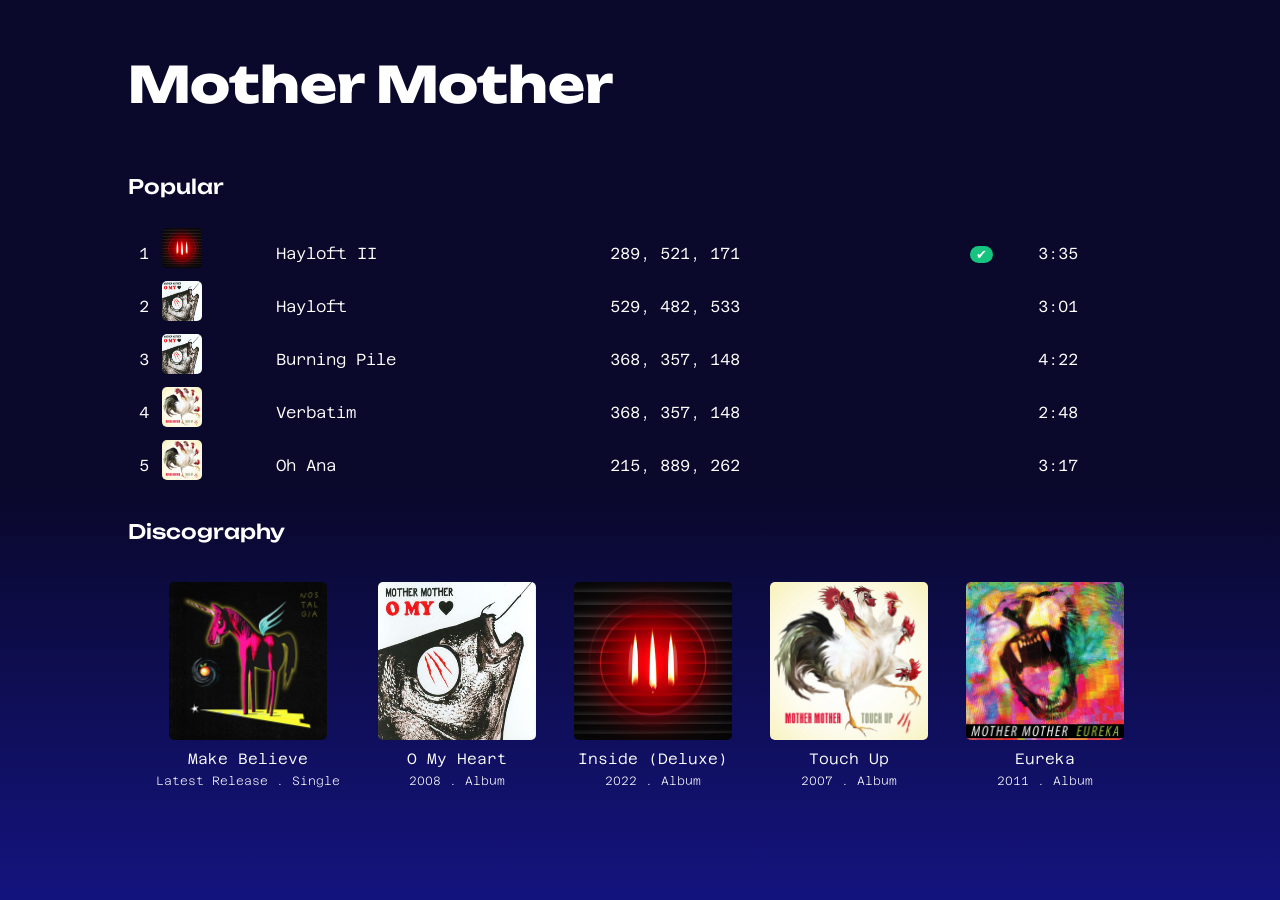
<file: index.html>
<!DOCTYPE html>
<html lang="en">
  <head>
    <meta charset="UTF-8" />
    <meta http-equiv="X-UA-Compatible" content="IE=edge" />
    <meta name="viewport" content="width=device-width, initial-scale=1.0" />
    <title>Not Spotify</title>
    <link rel="preconnect" href="https://fonts.googleapis.com">
    <link rel="preconnect" href="https://fonts.gstatic.com" crossorigin>
    <link href="https://fonts.googleapis.com/css2?family=Azeret+Mono:ital,wght@0,100..900;1,100..900&family=Unbounded:wght@200..900&display=swap" rel="stylesheet">
    <link rel="stylesheet" href="css/styles.css" />
  </head>
  <body>
    <div class="container">
      <head>
        <h1>Mother Mother</h1>
      </head>
      <div>
        <h3>Popular</h3>
      </div>
      <div class="div-songs-table">
        <table class="songs-table">
          <tbody>
            <tr class="song-row">
              <th scope="row" class="header-table">1</th>
              <td>
                <img
                  src="img/Inside.jpeg"
                  alt="Mother Mother - Inside album cover"
                  class="table-album-cover"
                />
              </td>
              <td>
                <span>
                  Hayloft II
                </span>
              </td>
              <td>289, 521, 171</td>
              <td><button class="button-favorites">✔</button></td>
              <td>3:35</td>
            </tr>
            <tr class="song-row">
              <th scope="row" class="header-table">2</th>
              <td>
                <img
                  src="img/O_My_Heart.jpg"
                  alt="Mother Mother - O My Heart album cover"
                  class="table-album-cover"
                />
              </td>
              <td>
                <span>
                  Hayloft
                </span>
              </td>
              <td>529, 482, 533</td>
              <td></td>
              <td>3:01</td>
            </tr>
            <tr class="song-row">
              <th scope="row" class="header-table">3</th>
              <td>
                <img
                  src="img/O_My_Heart.jpg"
                  alt="Mother Mother - O My Heart album cover"
                  class="table-album-cover"
                />
              </td>
              <td>
                <span>
                  Burning Pile
                </span>
              </td>
              <td>368, 357, 148</td>
              <td></td>
              <td>4:22</td>
            </tr>
            <tr class="song-row">
              <th scope="row" class="header-table">4</th>
              <td>
                <img
                  src="img/Touch_Up.jpeg"
                  alt="Mother Mother - Touch Up album cover"
                  class="table-album-cover"
                />
              </td>
              <td>
                <span>
                  Verbatim
                </span>
              </td>
              <td>368, 357, 148</td>
              <td></td>
              <td>2:48</td>
            </tr>
            <tr class="song-row">
              <th scope="row" class="header-table">5</th>
              <td>
                <img
                  src="img/Touch_Up.jpeg"
                  alt="Mother Mother - Touch Up album cover"
                  class="table-album-cover"
                />
              </td>
              <td>
                <span>
                  Oh Ana
                </span>
              </td>
              <td>215, 889, 262</td>
              <td></td>
              <td>3:17</td>
            </tr>
          </tbody>
        </table>
      </div>
      <div>
        <h3>Discography</h3>
      </div>
      <div class="cards">
        <div class="card">
          <img src="img/Make_Believe.jpg" class="card-album-cover" />
          <div class="card-content">
            <a href="#">
              <p>
                <span>Make Believe</span>
              </p>
            </a>
            <div class="card-details">
              <span>Latest Release . Single</span>
            </div>
          </div>
        </div>
        <div class="card">
          <img src="img/O_My_Heart.jpg" alt="" class="card-album-cover" />
          <div class="card-content">
            <a href="#">
              <p>
                <span>O My Heart</span>
              </p>
            </a>
            <div class="card-details">
              <span>2008 . Album</span>
            </div>
          </div>
        </div>
        <div class="card">
          <img src="img/Inside.jpeg" alt="" class="card-album-cover" />
          <div class="card-content">
            <a href="#">
              <p>
                <span>Inside (Deluxe)</span>
              </p>
            </a>
            <div class="card-details">
              <span>2022 . Album</span>
            </div>
          </div>
        </div>
        <div class="card">
          <img src="img/Touch_Up.jpeg" alt="" class="card-album-cover" />
          <div class="card-content">
            <a href="#">
              <p>
                <span>Touch Up</span>
              </p>
            </a>
            <div class="card-details">
              <span>2007 . Album</span>
            </div>
          </div>
        </div>
        <div class="card">
          <img src="img/Eureka.jpeg" alt="" class="card-album-cover" />
          <div class="card-content">
            <a href="#">
              <p>
                <span>Eureka</span>
              </p>
            </a>
            <div class="card-details">
              <span>2011 . Album</span>
            </div>
          </div>
        </div>
      </div>
    </div>
  </body>
</html>
</file>
<file: css/styles.css>
:root {
  --headingsFont: "Unbounded", sans-serif;
  --bodyFont: "Azeret Mono", monospace;
}

html {
  box-sizing: border-box;
  font-size: 62.5%; /* 1REM = 10px */
}
*,
*:before,
*:after {
  box-sizing: inherit;
}
h1 {
  font-family: var(--headingsFont);
  font-weight: 800;
  font-size: 5rem;
}

h3 {
  font-family: var(--headingsFont);
  font-weight: 500;
  font-size: 2rem;
}

body {
  font-family: var(--bodyFont);
  font-size: 1.6rem;
  font-weight: 300;
  line-height: 2;
  height: 100%;
  background: rgb(2, 0, 36);
  background: linear-gradient(
      to bottom,
      rgba(2, 0, 36, 0.9668242296918768) 54%,
      rgba(9, 9, 121, 0.9556197478991597) 100%,
      rgba(0, 212, 255, 0) 100%
    )
    fixed no-repeat;
  color: #ffffff;
}

.container {
  max-width: 1024px;
  margin: 0 auto;
}

.div-songs-table {
  width: 100%;
  display: grid;
  align-items: center;
}

.songs-table {
  border-collapse: collapse;
}

.song-row {
  align-items: center;
  justify-items: left;
}

.song-row:hover {
  background-color: #211C84;
}

.header-table {
  font-weight: 300;
  align-items: center;
}

.table-album-cover {
  width: 40px;
  height: 40px;
  border-radius: 5px;
}

.button-favorites {
  border: none;
  border-radius: 20px;
  background-color: #16c47f;
  color: #ffffff;
  cursor: pointer;
}

.cards {
  display: flex;
  flex-direction: row;
  flex-wrap: wrap;
  justify-content: space-evenly;
  text-align: center;
}

.card {
  border-radius: 5px;
  padding: 10px;
  line-height: 0.5;
}

.card:hover {
  background-color: #211C84;
}

.card-album-cover {
  width: 158px;
  height: 158px;
  border-radius: 5px;
}
a {
  text-decoration: none;
  color: #ffffff;
}

.card-content {
  font-size: 1.5rem;
  font-weight: 300;
}

.card-details {
  font-size: 1.2rem;
  font-weight: 200;
}
</file>
